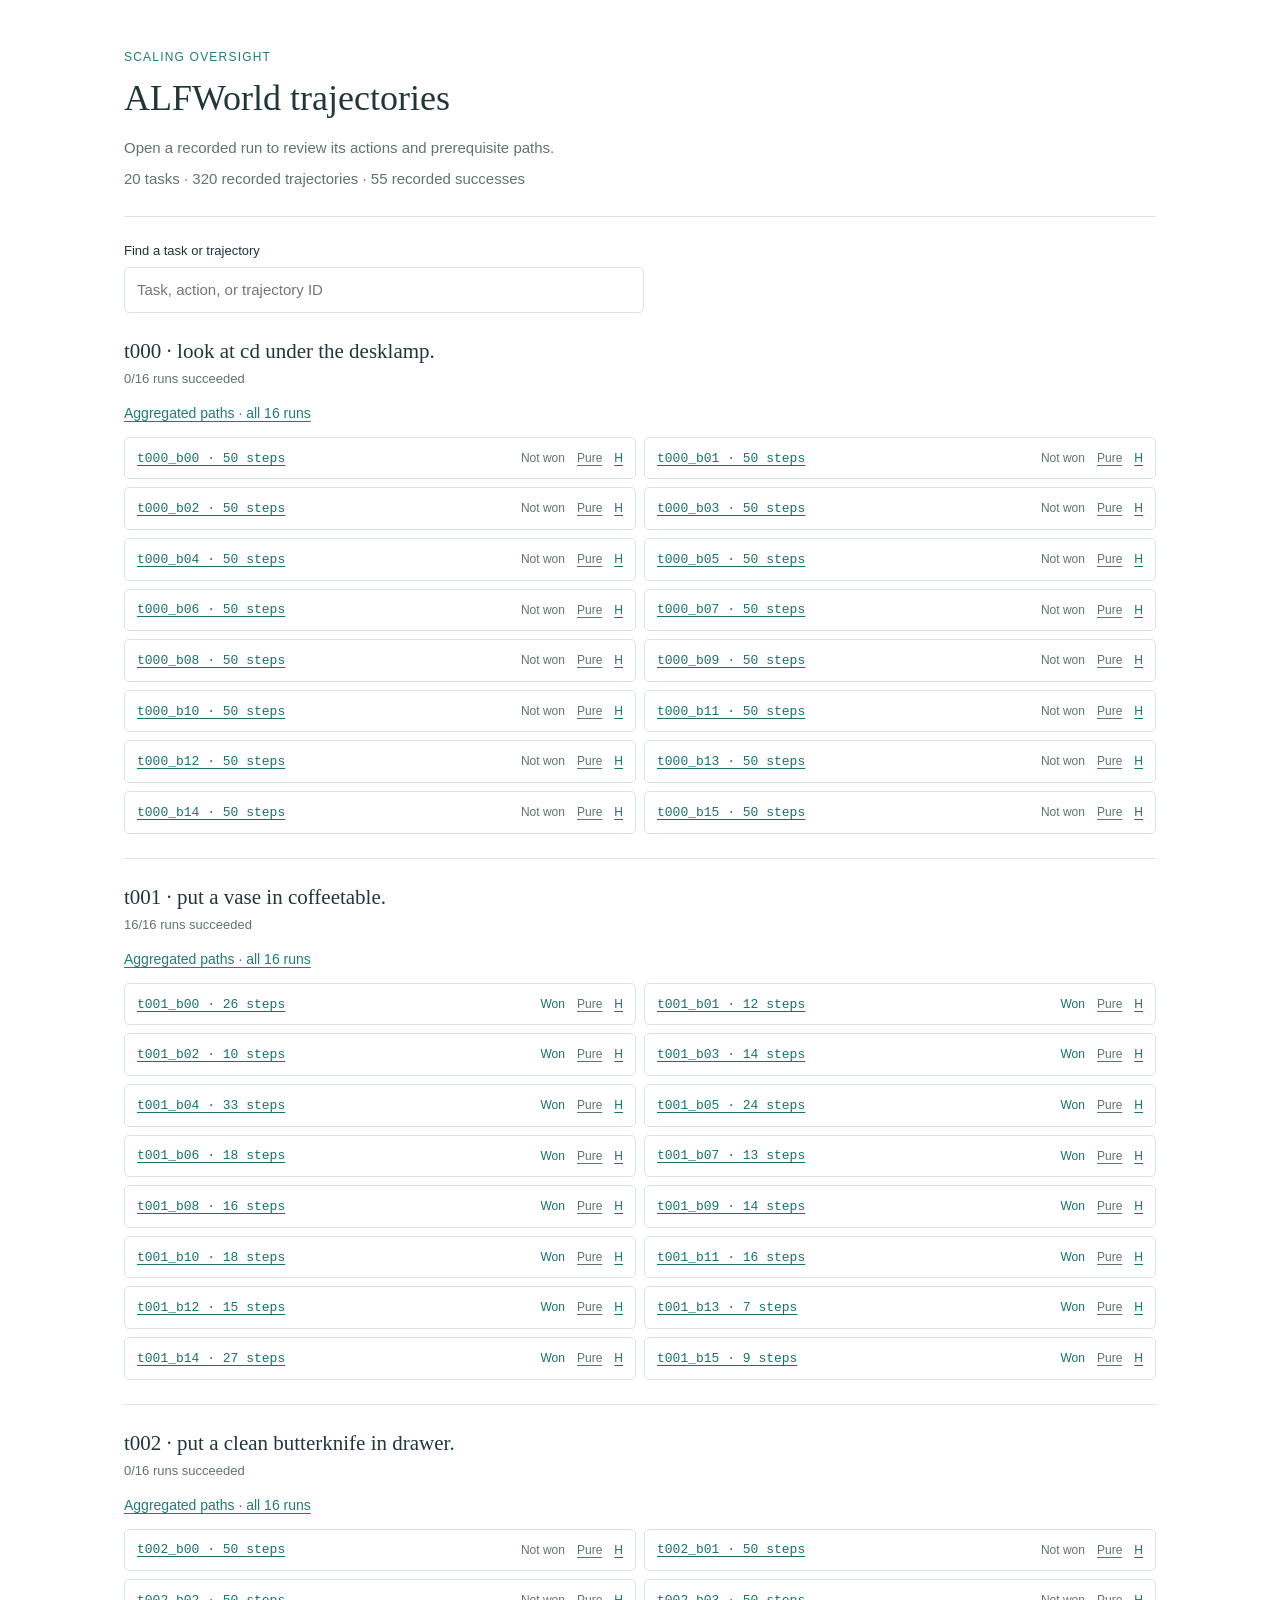
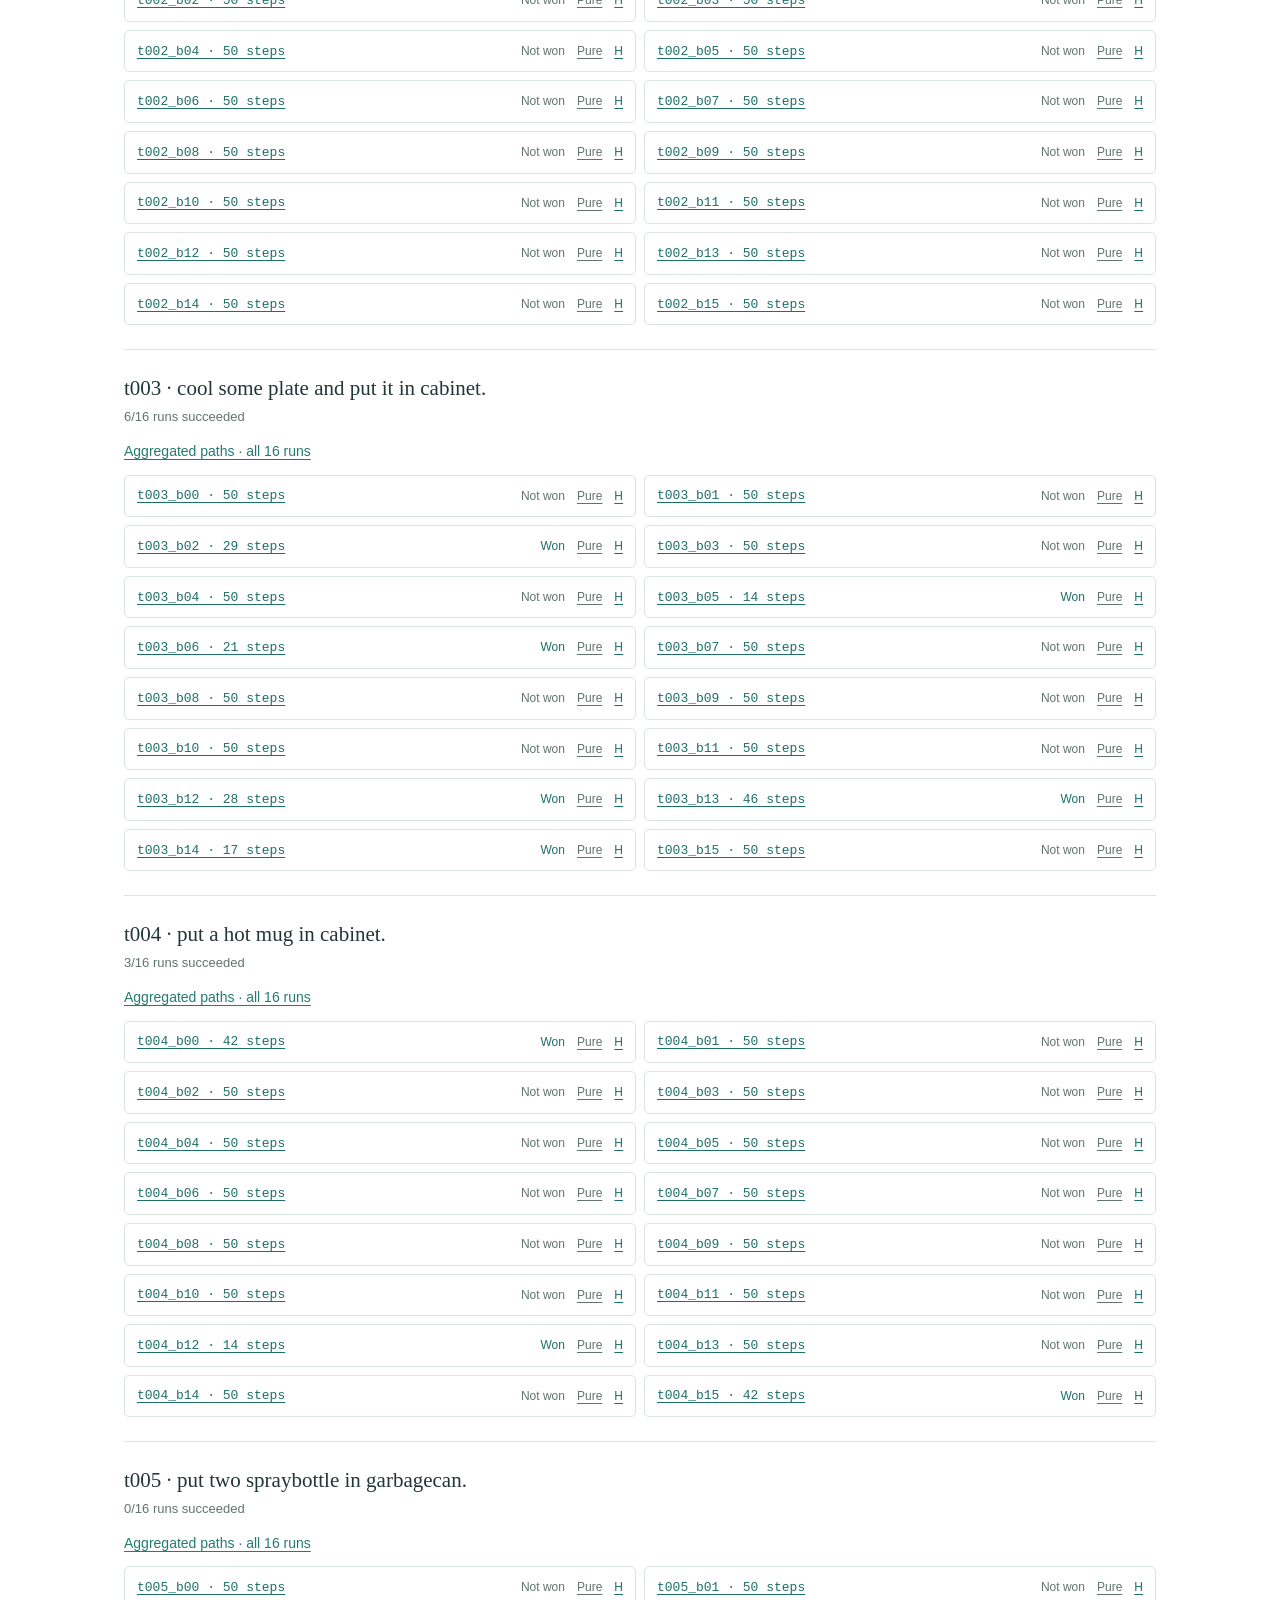
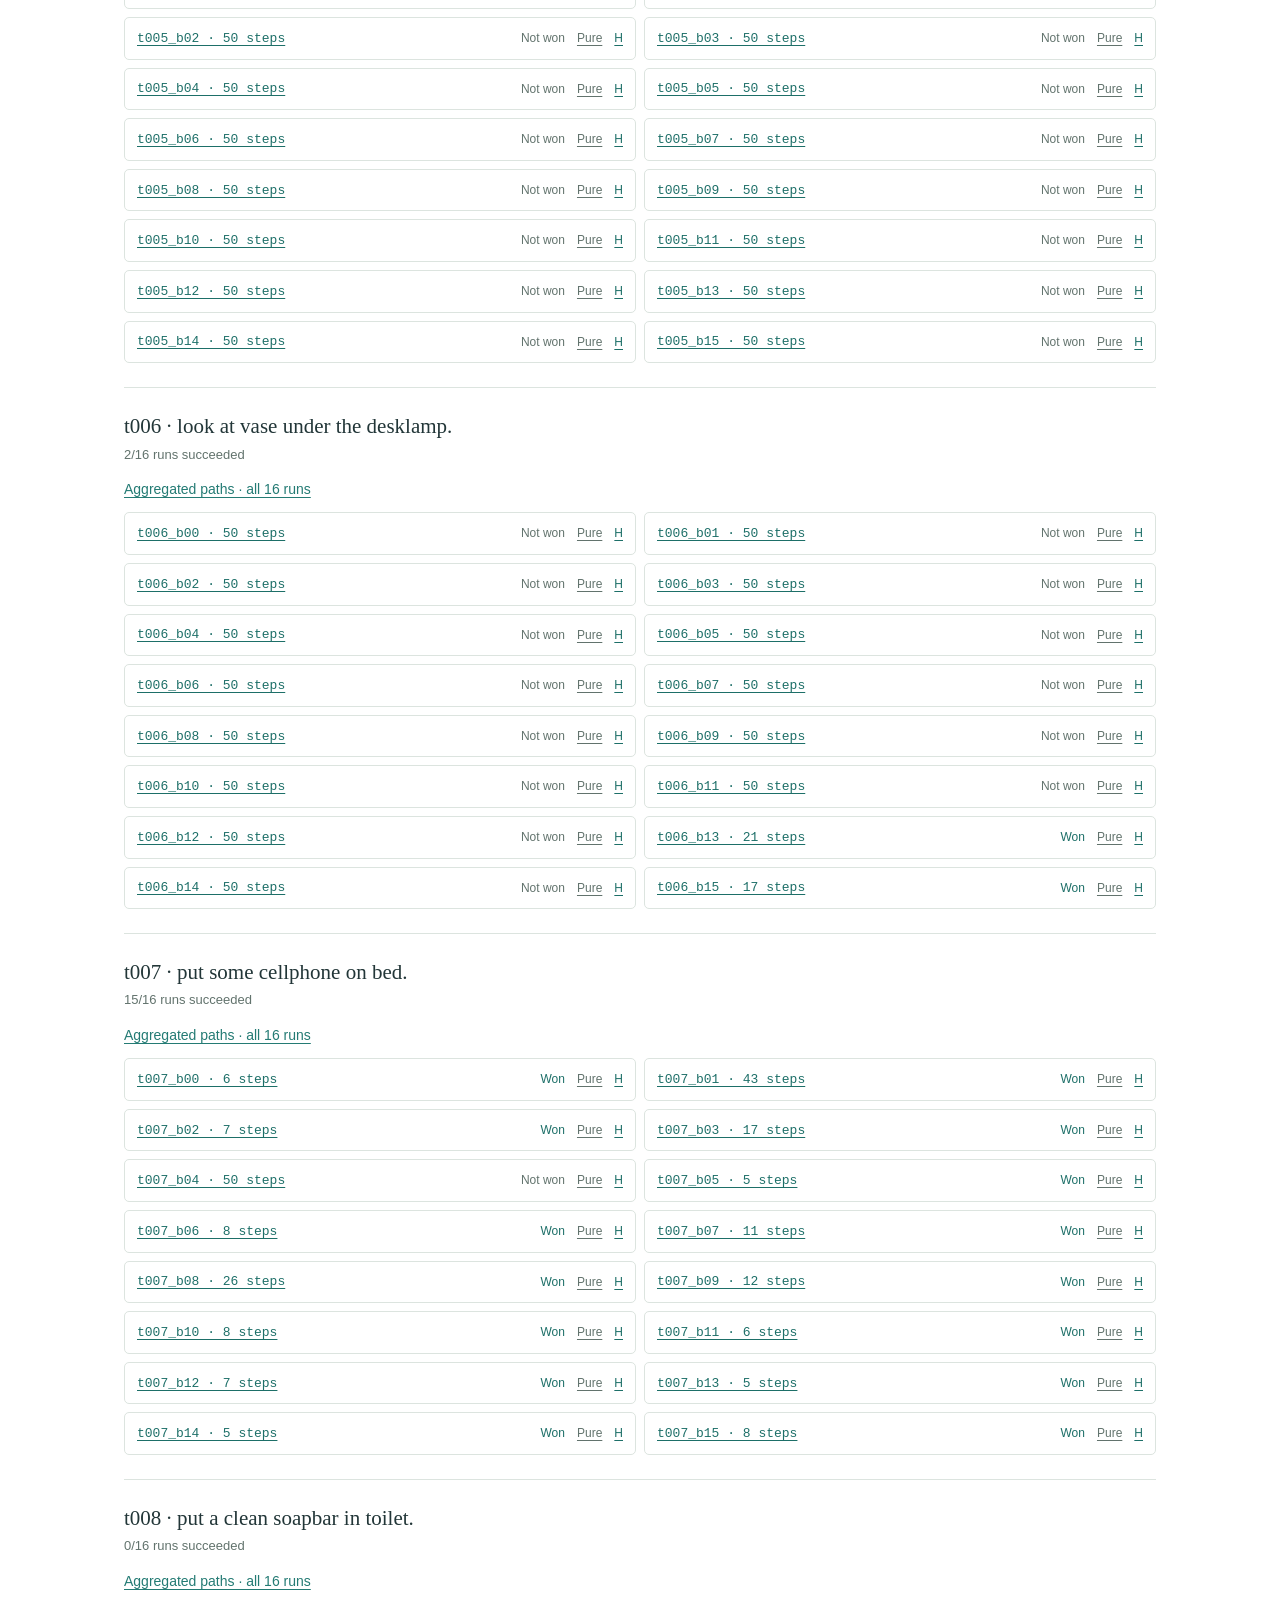
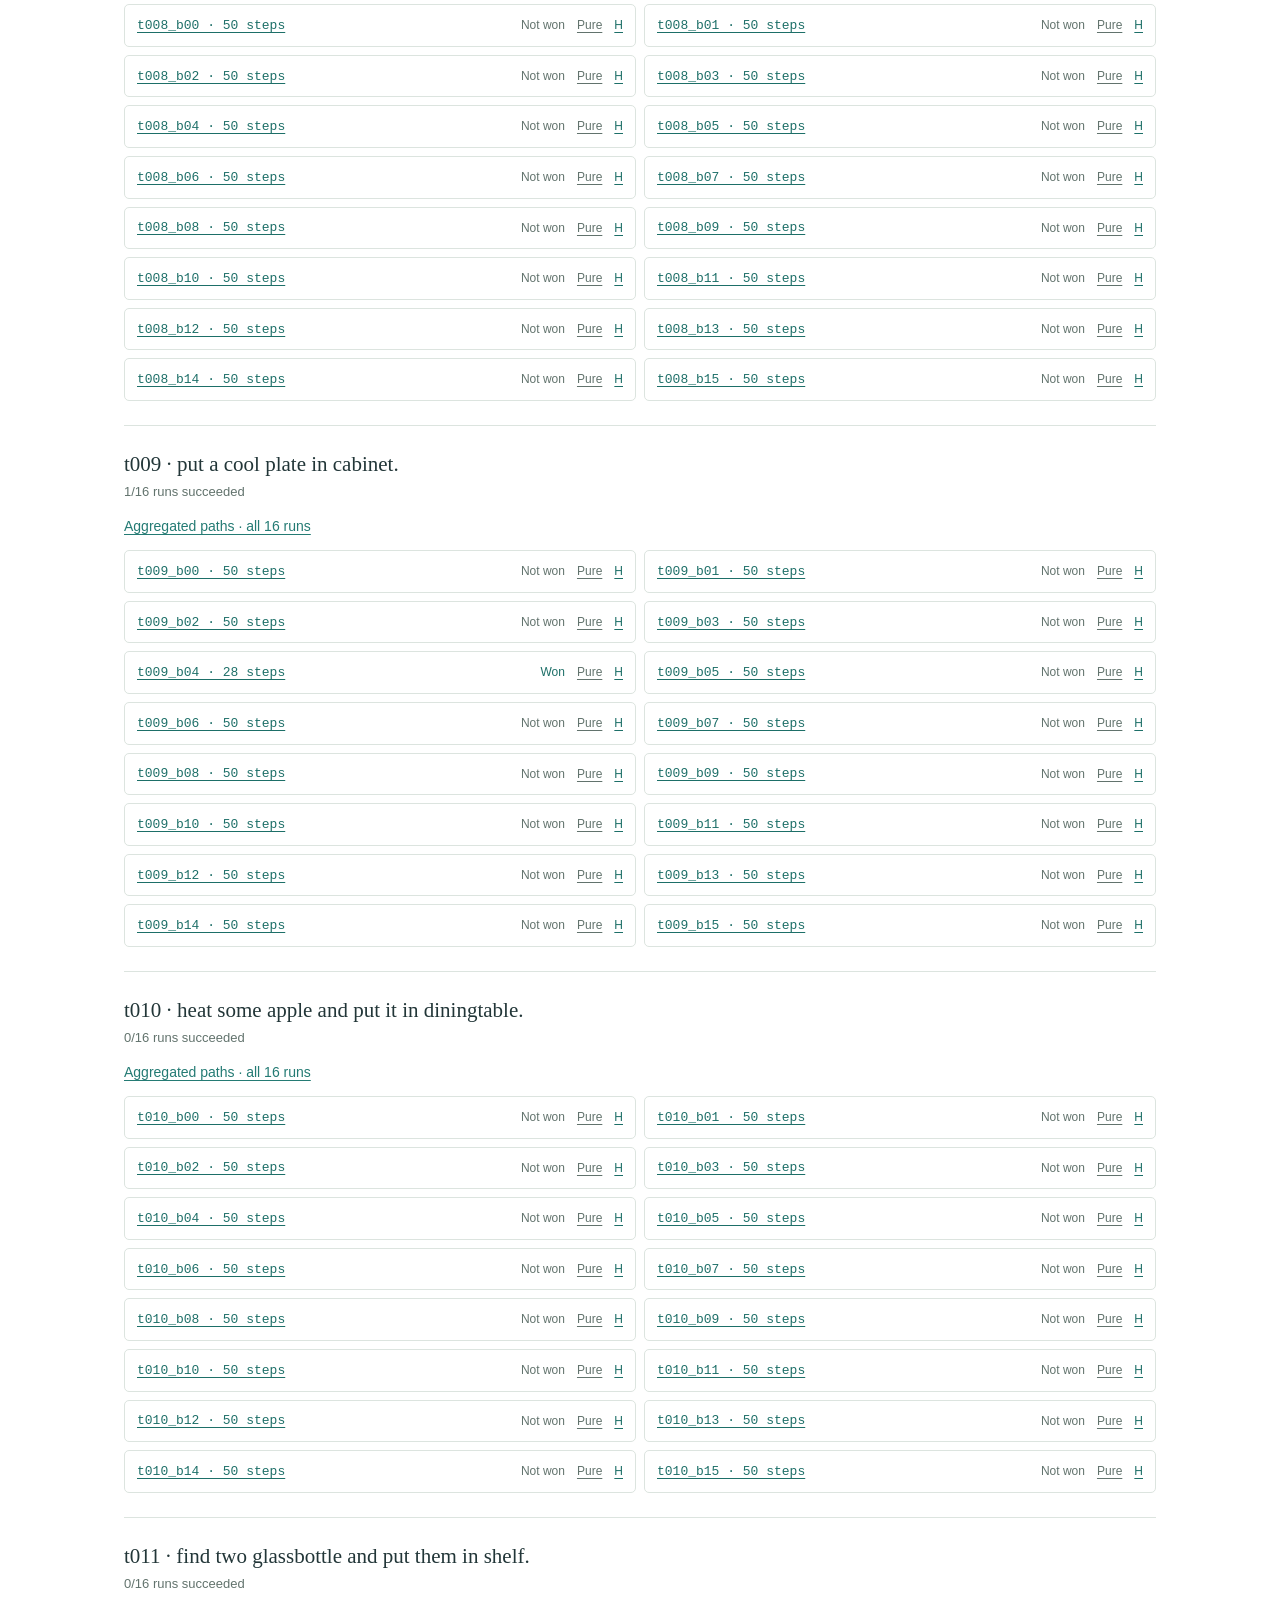
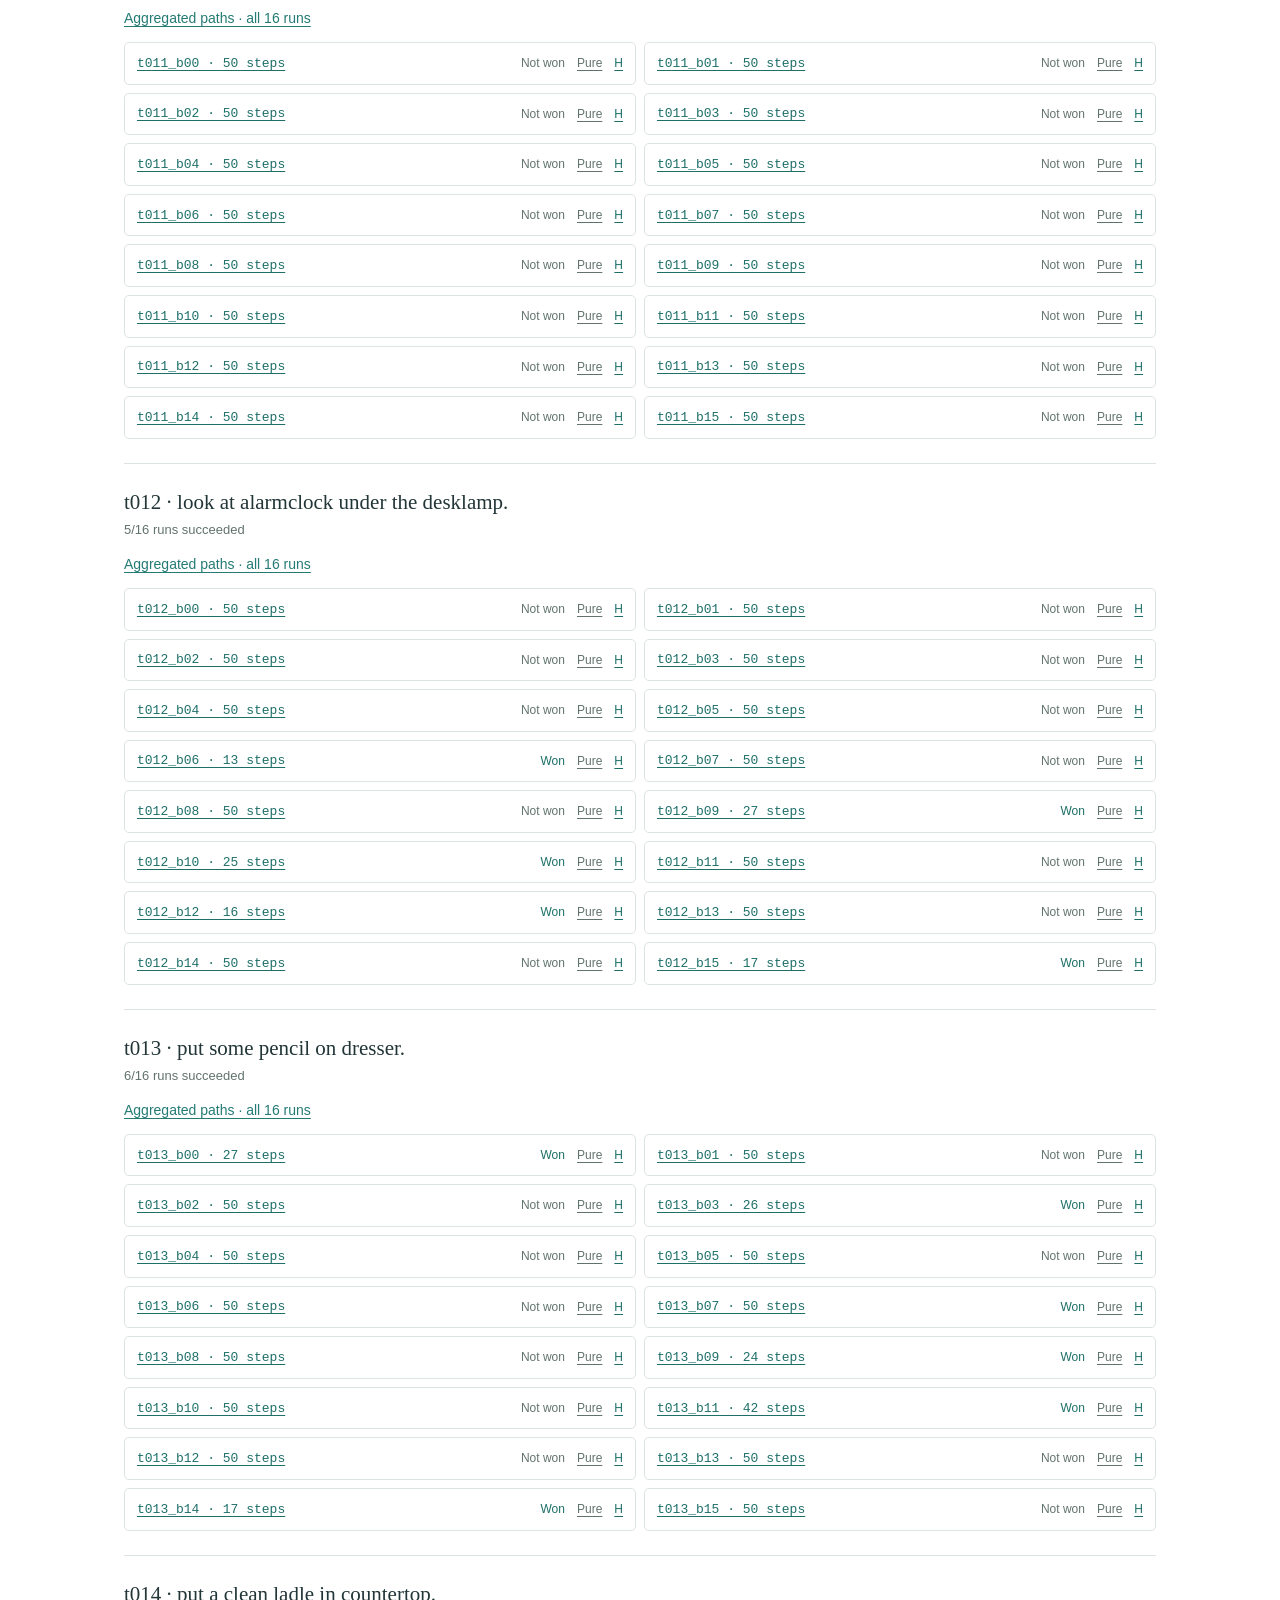
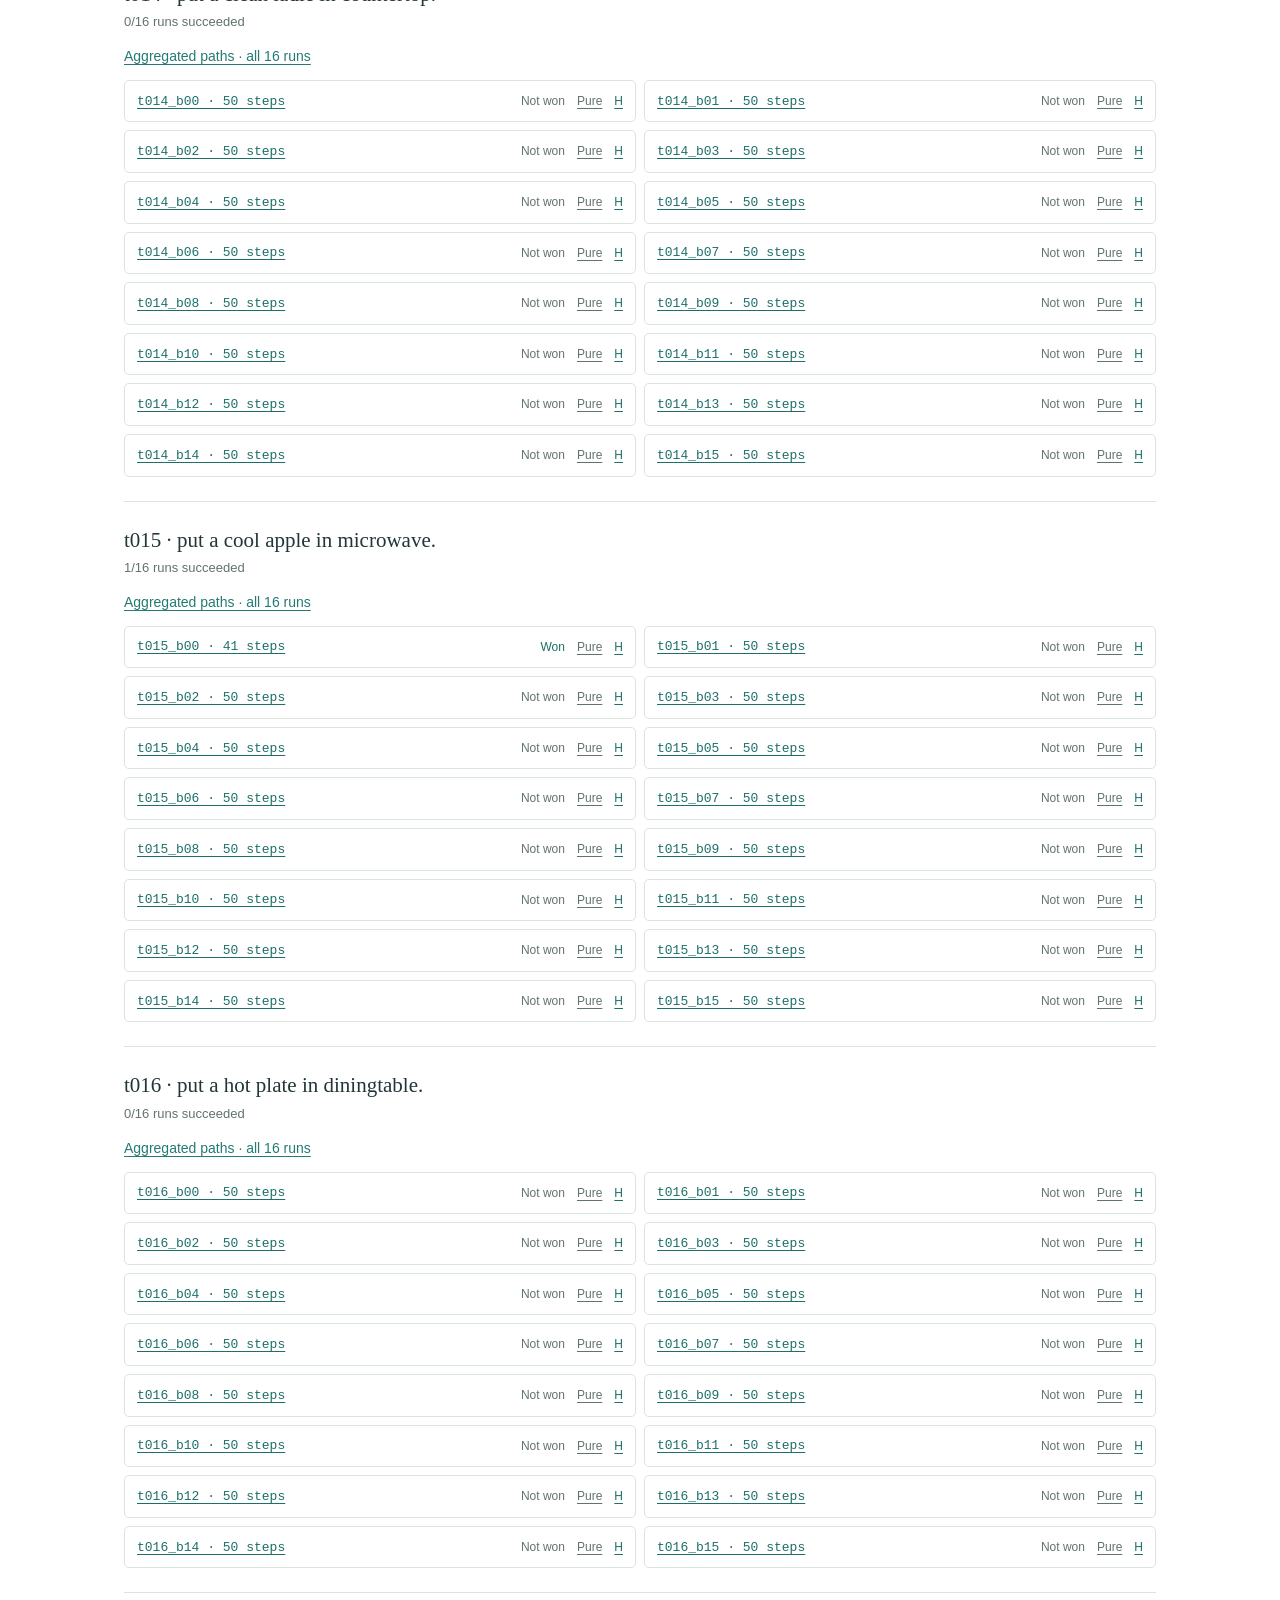
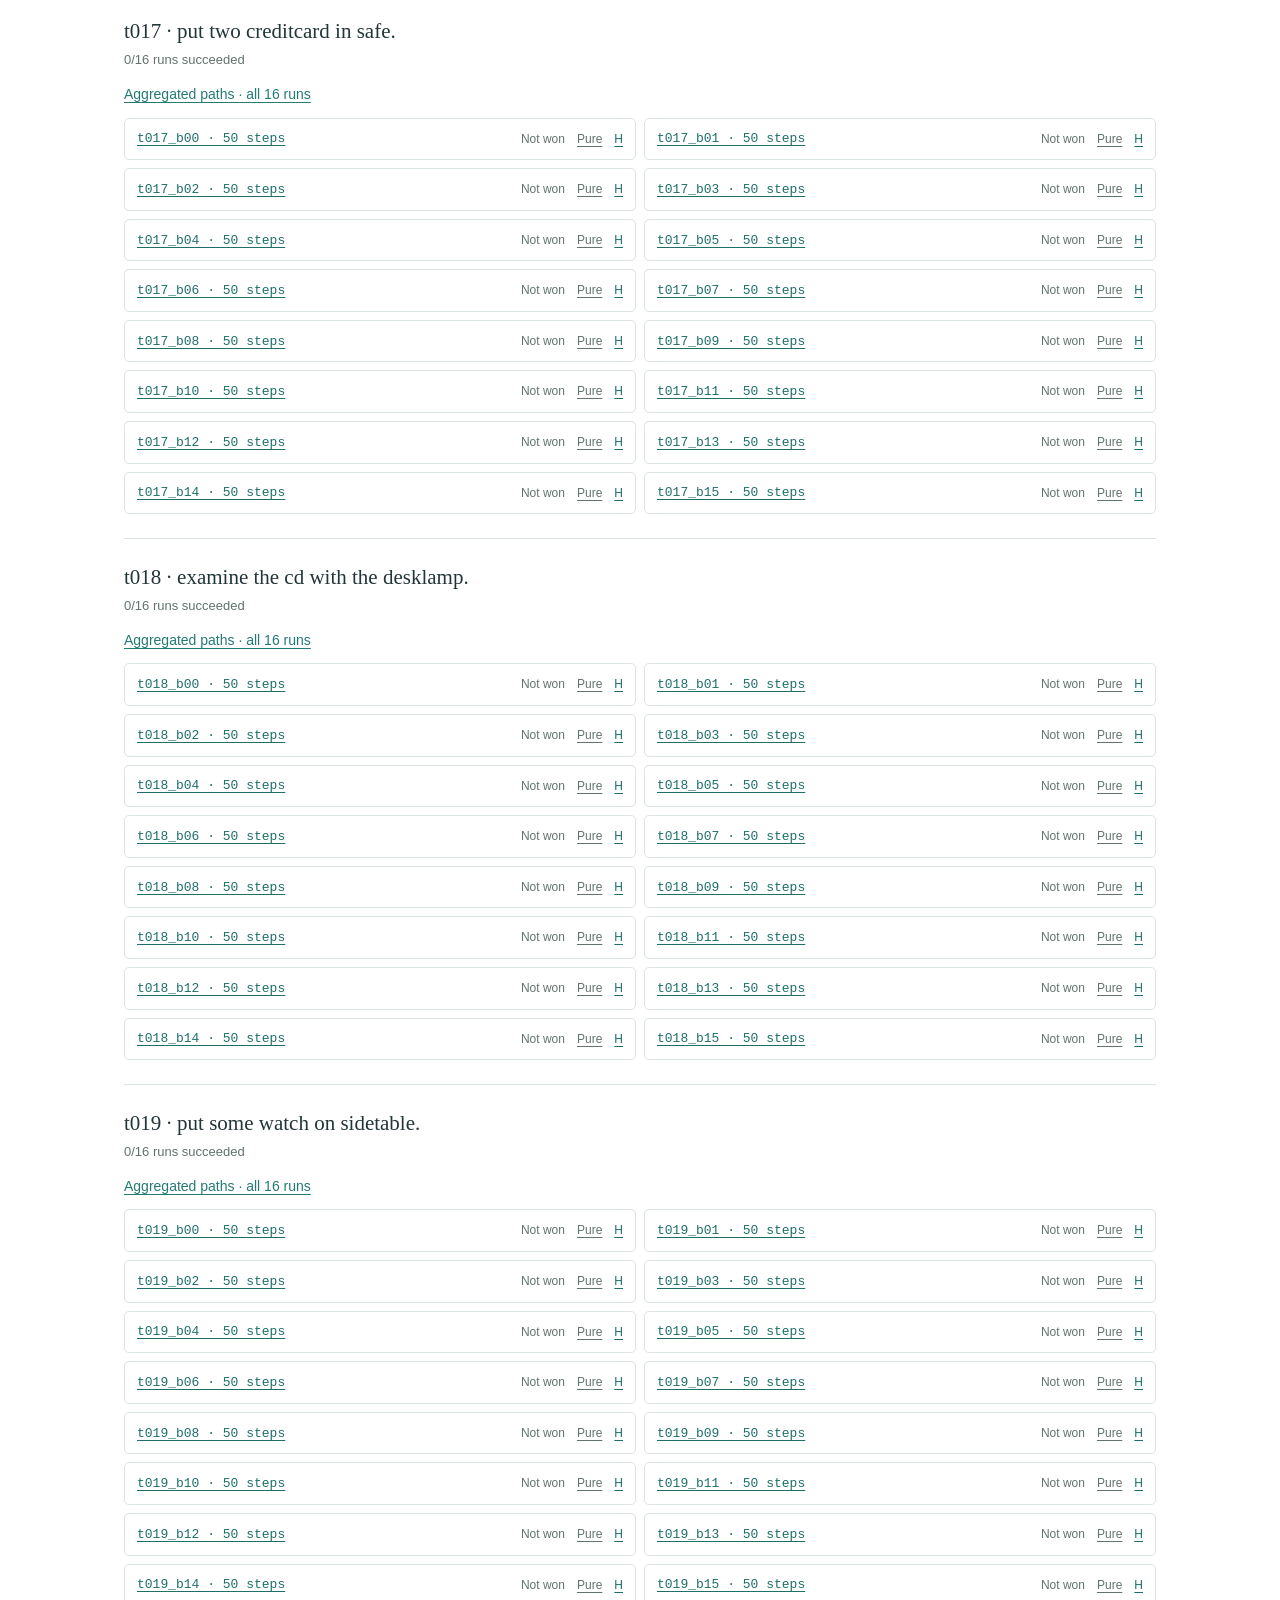
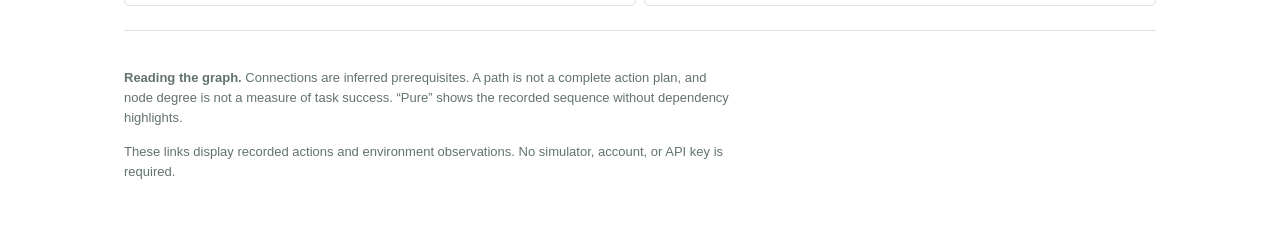
<file: site/index.html>
<!doctype html>
<html lang="en"><head>
<meta charset="utf-8"><meta name="viewport" content="width=device-width,initial-scale=1">
<meta name="description" content="Public review links for 320 recorded ALFWorld agent trajectories.">
<title>Scaling Oversight · ALFWorld traces</title>
<link rel="stylesheet" href="assets/catalog.css?rev=bb4a33c718c3"><script src="assets/catalog.js?rev=5def115ddbbb" type="module"></script>
</head><body><main>
<header><p class="eyebrow">Scaling Oversight</p><h1>ALFWorld trajectories</h1>
<p>Open a recorded run to review its actions and prerequisite paths.</p><p id="dataset-summary" role="status">Loading available trajectories…</p></header>
<label class="search-label" for="task-search">Find a task or trajectory</label>
<input id="task-search" type="search" placeholder="Task, action, or trajectory ID" autocomplete="off">
<div id="tasks"></div><p id="empty" hidden>No matching tasks or trajectories.</p>
<noscript>Enable JavaScript to browse all review links. <a href="typed.html?dataset=alfworld&amp;id=t004_b01&amp;condition=highlight&amp;v=1">Open t004_b01</a>.</noscript>
<footer><p><strong>Reading the graph.</strong> Connections are inferred prerequisites. A path is not a complete action plan, and node degree is not a measure of task success. “Pure” shows the recorded sequence without dependency highlights.</p><p>These links display recorded actions and environment observations. No simulator, account, or API key is required.</p></footer>
</main></body></html>
</file>
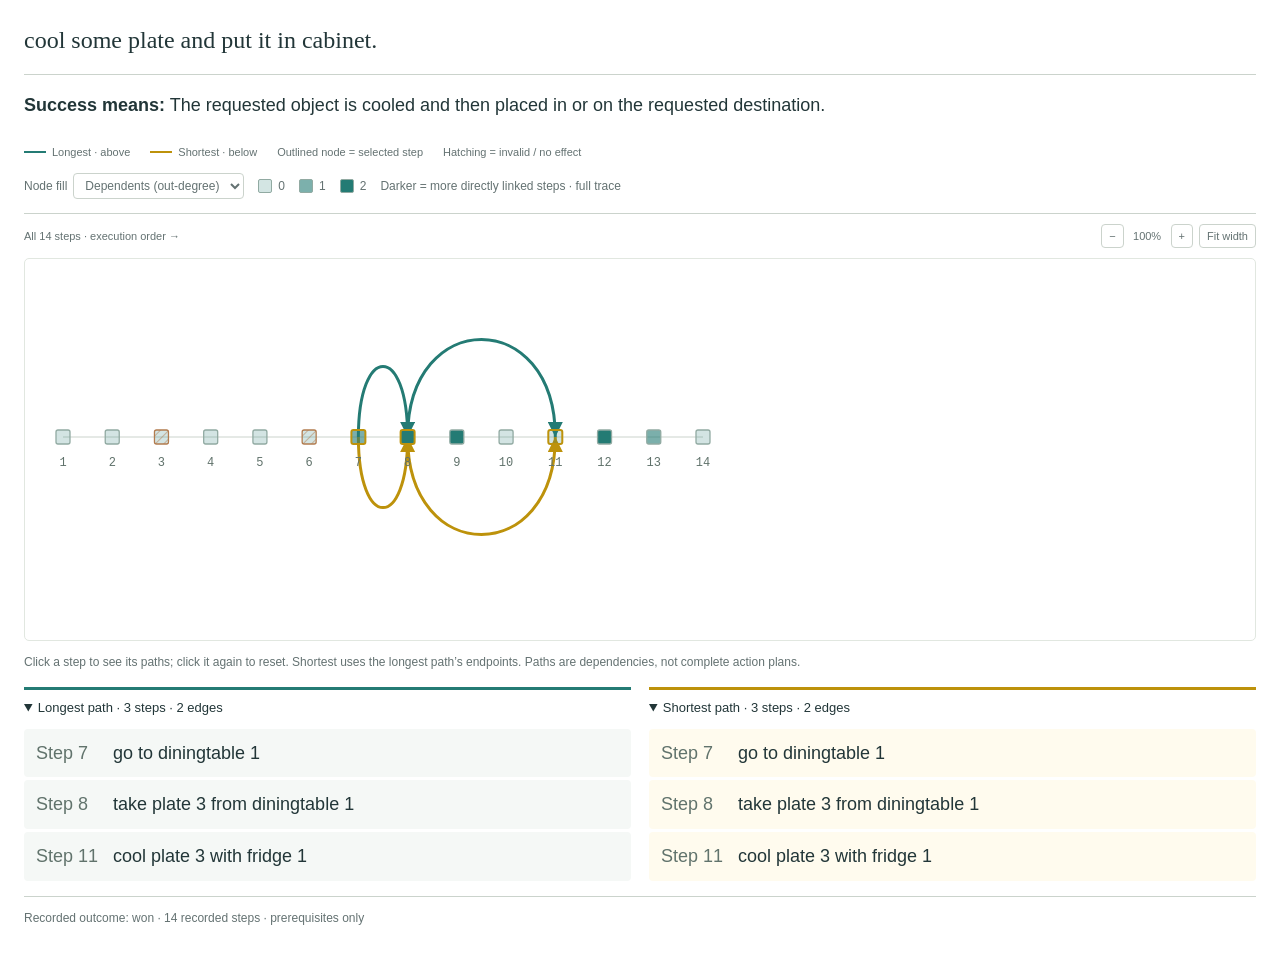
<file: site/typed.html>
<!doctype html>
<html lang="en">
<head>
  <meta charset="utf-8">
  <meta name="viewport" content="width=device-width,initial-scale=1">
  <meta name="description" content="Review recorded ALFWorld agent trajectories and inferred prerequisite paths.">
  <title>ALFWorld trajectory</title>
  <link rel="stylesheet" href="assets/viewer.css?rev=4a7df31d9064">
  <script src="assets/routes.js?rev=1456a0daf4ac" defer></script>
  <script src="assets/bootstrap.js?rev=36d2022220de" defer></script>
</head>
<body><main>
  <h1 id="goal">Loading trajectory…</h1>
  <div id="error" role="alert" hidden></div>
  <section id="graph" aria-label="Trajectory graph" hidden></section>
  <noscript>This viewer needs JavaScript to load and display a recorded trajectory.</noscript>
</main></body>
</html>
</file>
<file: site/assets/catalog.css>
:root{color-scheme:light;--ink:#223638;--muted:#62736d;--line:#dce4df;--teal:#247b74}*{box-sizing:border-box}body{margin:0;color:var(--ink);background:#fff;font:15px/1.55 'Avenir Next',Avenir,'Trebuchet MS',sans-serif}main{max-width:1080px;margin:auto;padding:40px 24px}.eyebrow{color:var(--teal);font-size:12px;text-transform:uppercase;letter-spacing:.1em}h1{font:500 36px/1.2 Georgia,serif;margin:10px 0 16px}header{border-bottom:1px solid var(--line);padding-bottom:18px;margin-bottom:24px}header p{margin:8px 0;color:var(--muted)}.search-label{display:block;font-size:13px;margin-bottom:6px}input{font:inherit;padding:10px 12px;border:1px solid var(--line);border-radius:5px;width:100%;max-width:520px}.task{padding:24px 0;border-bottom:1px solid var(--line)}h2{font:500 21px/1.35 Georgia,serif;margin:0 0 4px}.task-summary{font-size:13px;color:var(--muted);margin:0 0 12px}.runs{display:grid;grid-template-columns:repeat(2,minmax(0,1fr));gap:8px;list-style:none;margin:0;padding:0}.runs li{display:flex;align-items:center;gap:12px;border:1px solid var(--line);border-radius:5px;padding:11px 12px;font-size:12px}.primary{font:13px Consolas,monospace;flex:1}a{color:#1d6f68;text-underline-offset:3px}.won{color:#1d6f68}.not-won{color:var(--muted)}.pure{color:var(--muted)}a:focus-visible,input:focus-visible{outline:3px solid var(--teal);outline-offset:3px}footer{font-size:13px;color:var(--muted);padding-top:24px;max-width:85ch}[hidden]{display:none!important}@media(max-width:680px){main{padding:24px 16px}h1{font-size:30px}.runs{grid-template-columns:1fr}.runs li{gap:9px}}

.aggregate{display:inline-block;margin:0 0 12px;color:#247b74;font-size:14px}
</file>
<file: site/assets/viewer.css>
:root{color-scheme:light;--ink:#223638;--muted:#647272;--line:#cbd3cc;--teal:#247b74}*{box-sizing:border-box}body{margin:0;background:#fff;color:var(--ink);font:14px/1.5 'Avenir Next',Avenir,'Trebuchet MS',sans-serif}main{max-width:1280px;padding:24px;margin:auto}h1{font:500 24px/1.35 Georgia,serif;margin:0 0 20px;border-bottom:1px solid var(--line);padding-bottom:18px}button,select{font:inherit;color:inherit;background:#fff;border:1px solid var(--line);border-radius:4px;padding:6px 10px}button{cursor:pointer}button:disabled{opacity:.45;cursor:default}button[aria-pressed=true]{background:var(--teal);color:#fff;border-color:var(--teal)}button:focus-visible,select:focus-visible,.graph-viewport:focus-visible{outline:3px solid var(--teal);outline-offset:3px}.branch-toolbar{display:flex;flex-wrap:wrap;justify-content:space-between;gap:12px;align-items:center}.scope-controls{display:flex;gap:5px;font-size:12px}.jump{display:flex;align-items:center;gap:8px;font-size:12px;min-width:0}.jump select{max-width:300px;min-width:0}.branch-legend{display:flex;flex-wrap:wrap;gap:10px 20px;color:var(--muted);font-size:11px;margin-top:15px}.branch-legend span{display:flex;align-items:center;gap:6px}.edge-key{width:22px;border-top:2px solid var(--teal)}.node-key{width:12px;height:12px;background:var(--teal);border-radius:3px}.branch-summary{margin:10px 0 12px;font-size:13px}.canvas-heading{display:flex;justify-content:space-between;gap:12px;align-items:center;border-top:1px solid var(--line);padding:10px 0;font-size:11px;color:var(--muted)}.canvas-heading small{display:block}.zoom-controls{display:flex;align-items:center;gap:6px;flex-shrink:0}.zoom-controls button{font-size:11px;padding:3px 7px}.zoom-controls span{min-width:35px;text-align:center}.graph-viewport{max-height:580px;min-height:220px;overflow:auto;border:1px solid #e1e7e0;border-radius:5px;background:radial-gradient(#cad5cc 0.65px,transparent .65px) 0 0/18px 18px;padding:8px;overscroll-behavior:contain}#branch-svg{display:block;max-width:none}.branch-edge{fill:none;stroke:#9eb8af;stroke-width:1.6}.branch-edge.active{stroke:var(--teal);stroke-width:2.1}.branch-node{cursor:pointer}.branch-node rect{fill:#f8faf6;stroke:#9eb5aa;stroke-width:1.3}.branch-node:hover rect,.branch-node:focus rect{stroke:#123d36;stroke-width:3}.branch-node.selected rect{fill:var(--teal);stroke:#173f38;stroke-width:2}.branch-node.invalid rect{fill:url(#node-hatch);stroke:#b27c4f}.branch-node.selected.invalid rect{stroke:#173f38;stroke-width:3}.branch-node text{pointer-events:none;fill:var(--ink);font:12px 'Avenir Next',Avenir,sans-serif}.branch-node .step-number{font:10px Consolas,monospace;fill:#60726b}.branch-node .node-verb{font-weight:600}.branch-node.selected:not(.invalid) text{fill:#fff}.level-label{font:9px Consolas,monospace;fill:#73867c}.graph-note,.empty-selection,.outcome{font-size:12px;color:var(--muted);margin:12px 0}.unlinked{border-bottom:1px solid var(--line);padding:4px 0 14px;margin-bottom:14px;font-size:12px}.unlinked summary{cursor:pointer}.unlinked>div{display:flex;flex-wrap:wrap;gap:5px;margin-top:10px}.unlinked button{font-size:10px;padding:4px 7px}.unlinked p{font-size:11px;color:var(--muted)}.step-detail{margin-top:18px;border-top:2px solid var(--teal);padding:15px 0;overflow-wrap:anywhere}.step-detail h2{font-size:14px;font-weight:500;margin:0 0 12px}.step-detail h2 code{font:600 14px/1.5 Consolas,monospace;margin-left:10px}.field-label{display:block;text-transform:uppercase;font-size:10px;letter-spacing:.05em;color:var(--muted);margin-bottom:5px}.step-detail p{font-size:13px;max-width:100ch}.detail-counts{font-size:11px;color:var(--muted)}.step-detail ul{font-size:12px}.fact-links{display:flex;gap:7px;flex-wrap:wrap;margin:12px 0;font-size:12px}.fact-links button{text-align:left;font-size:11px}.fact-links span{display:block;font-size:10px;color:var(--muted)}.step-detail details{font-size:12px;margin-top:12px}.step-detail summary{cursor:pointer}.step-detail pre{white-space:pre-wrap;max-height:250px;overflow:auto;background:#f8faf6;padding:12px}.outcome{border-top:1px solid var(--line);padding-top:12px}.pure-steps{display:flex;gap:5px;flex-wrap:wrap}.pure-steps button{font-size:11px;text-align:left}#error{background:#fff8ef;border-left:3px solid #b27c4f;padding:14px}[hidden]{display:none!important}@media(max-width:600px){main{padding:16px 12px}h1{font-size:21px}.branch-toolbar{align-items:stretch}.jump{width:100%}.jump select{flex:1;max-width:calc(100% - 85px)}.scope-controls button{font-size:11px}.canvas-heading{align-items:flex-start}.graph-viewport{max-height:470px}.step-detail h2 code{display:block;margin-left:0;margin-top:5px}}
/* Linear revision: preserve every step while changing path emphasis only. */
.graph-viewport{min-height:180px;background:#fff}.branch-edge{stroke:#247b74;stroke-opacity:.13;stroke-width:1.4}.branch-edge.active{stroke-opacity:1;stroke-width:3}.branch-node.on-path rect{fill:#247b74;stroke:#247b74}.branch-node.selected rect{stroke:#183e39;stroke-width:4}.branch-node text,.branch-node.selected:not(.invalid) text{fill:#526965}.branch-node .step-number{font-size:12px}.branch-node.invalid rect{fill:url(#node-hatch)}.path-steps{display:flex;flex-wrap:wrap;align-items:center;gap:6px}.path-steps button{font-size:12px;padding:3px 7px}.scope-controls{flex-wrap:wrap}
/* Dual paths share the timeline and endpoints. */
.branch-edge.shortest-edge.active{stroke:#bd920b;stroke-width:3;stroke-opacity:1}.shortest-key{border-color:#bd920b}.branch-node.on-shortest rect:not(.hit-area){stroke:#bd920b;stroke-width:2}.branch-node.selected rect:not(.hit-area){stroke:#183e39;stroke-width:4}.path-lists{display:grid;grid-template-columns:1fr 1fr;gap:18px;margin-top:16px}.path-list{border-top:3px solid var(--teal);padding-top:8px;min-width:0}.path-list.short-list{border-color:#bd920b}.path-list summary{font-size:13px;cursor:pointer}.path-list ol{list-style:none;margin:8px 0 0;padding:0;max-height:260px;overflow:auto}.path-list li{margin:3px 0}.path-list button{display:flex;gap:12px;text-align:left;width:100%;border:0;background:#f5f8f6;padding:7px 9px;font-size:12px}.short-list button{background:#fffbee}.path-list button span{min-width:48px;color:#61736c}.path-list code{white-space:normal;overflow-wrap:anywhere}.graph-viewport{max-height:580px}@media(max-width:600px){.path-lists{grid-template-columns:1fr}}
.short-path-items{max-height:320px;overflow:auto}.short-path-item{padding:10px 0;border-bottom:1px solid #e5ddbd}.short-path-item h3{font-size:12px;font-weight:500;margin:0 0 5px}.short-path-item p{font-size:11px;color:#6c622f;margin:5px 0}.short-path-item ol{max-height:none}

#success-description{margin:-4px 0 24px;color:var(--ink);font-size:18px;line-height:1.6}#success-description strong{font-weight:600;color:var(--ink)}

.path-list button[aria-current="step"]{box-shadow:inset 3px 0 var(--teal)}.short-list button[aria-current="step"]{box-shadow:inset 3px 0 #bd920b}

/* Degree is independent of path, selection and invalid-step styling. */
.degree-legend{display:flex;flex-wrap:wrap;align-items:center;gap:8px 14px;margin-top:12px;font-size:12px;color:var(--muted)}
.degree-legend label,.degree-legend span{display:inline-flex;align-items:center;gap:6px}.degree-legend select{font-size:12px;padding:4px 7px}.degree-legend i{display:inline-block;width:14px;height:14px;border:1px solid #91aaa2;border-radius:2px}
.branch-node .degree-node{stroke:#91aaa2}.branch-node.on-path .degree-node{stroke:#247b74;stroke-width:2}.branch-node.on-shortest .degree-node{stroke:#bd920b;stroke-width:2}.branch-node.selected .degree-node{stroke:#183e39;stroke-width:4}
.branch-node .invalid-overlay{fill:url(#node-hatch)!important;stroke:none!important;pointer-events:none}
.branch-node:hover .degree-node,.branch-node:focus .degree-node{stroke:#123d36;stroke-width:3}

.degree-legend{margin-bottom:14px}

/* Readable step text shared by plain, path-highlighted and graph views. */
.pure-steps{gap:9px}.pure-steps button{font-size:18px;line-height:1.5;padding:10px 13px;max-width:100%;overflow-wrap:anywhere;display:flex;align-items:center;flex-wrap:wrap;gap:6px 12px}
.pure-steps button[aria-pressed=true]{background:#fff;color:var(--ink);border-color:var(--ink);box-shadow:0 0 0 2px var(--ink)}
.pure-steps .longest-step,.pure-steps .longest-step[aria-pressed=true]{background:#e4f2ef;color:#164e48;border-color:#247b74;border-left-width:4px}.path-badge{font-size:12px;font-weight:600;white-space:nowrap;color:#1c625b}
.step-detail h2,.step-detail h2 code,.step-detail p,.path-list button,.path-list code{font-family:inherit;font-size:18px;line-height:1.6;font-weight:400}.step-detail h2 code{font-weight:400}.step-detail .field-label{font-size:12px}.path-list button{padding:10px 12px}.path-list button span{min-width:65px}
</file>
